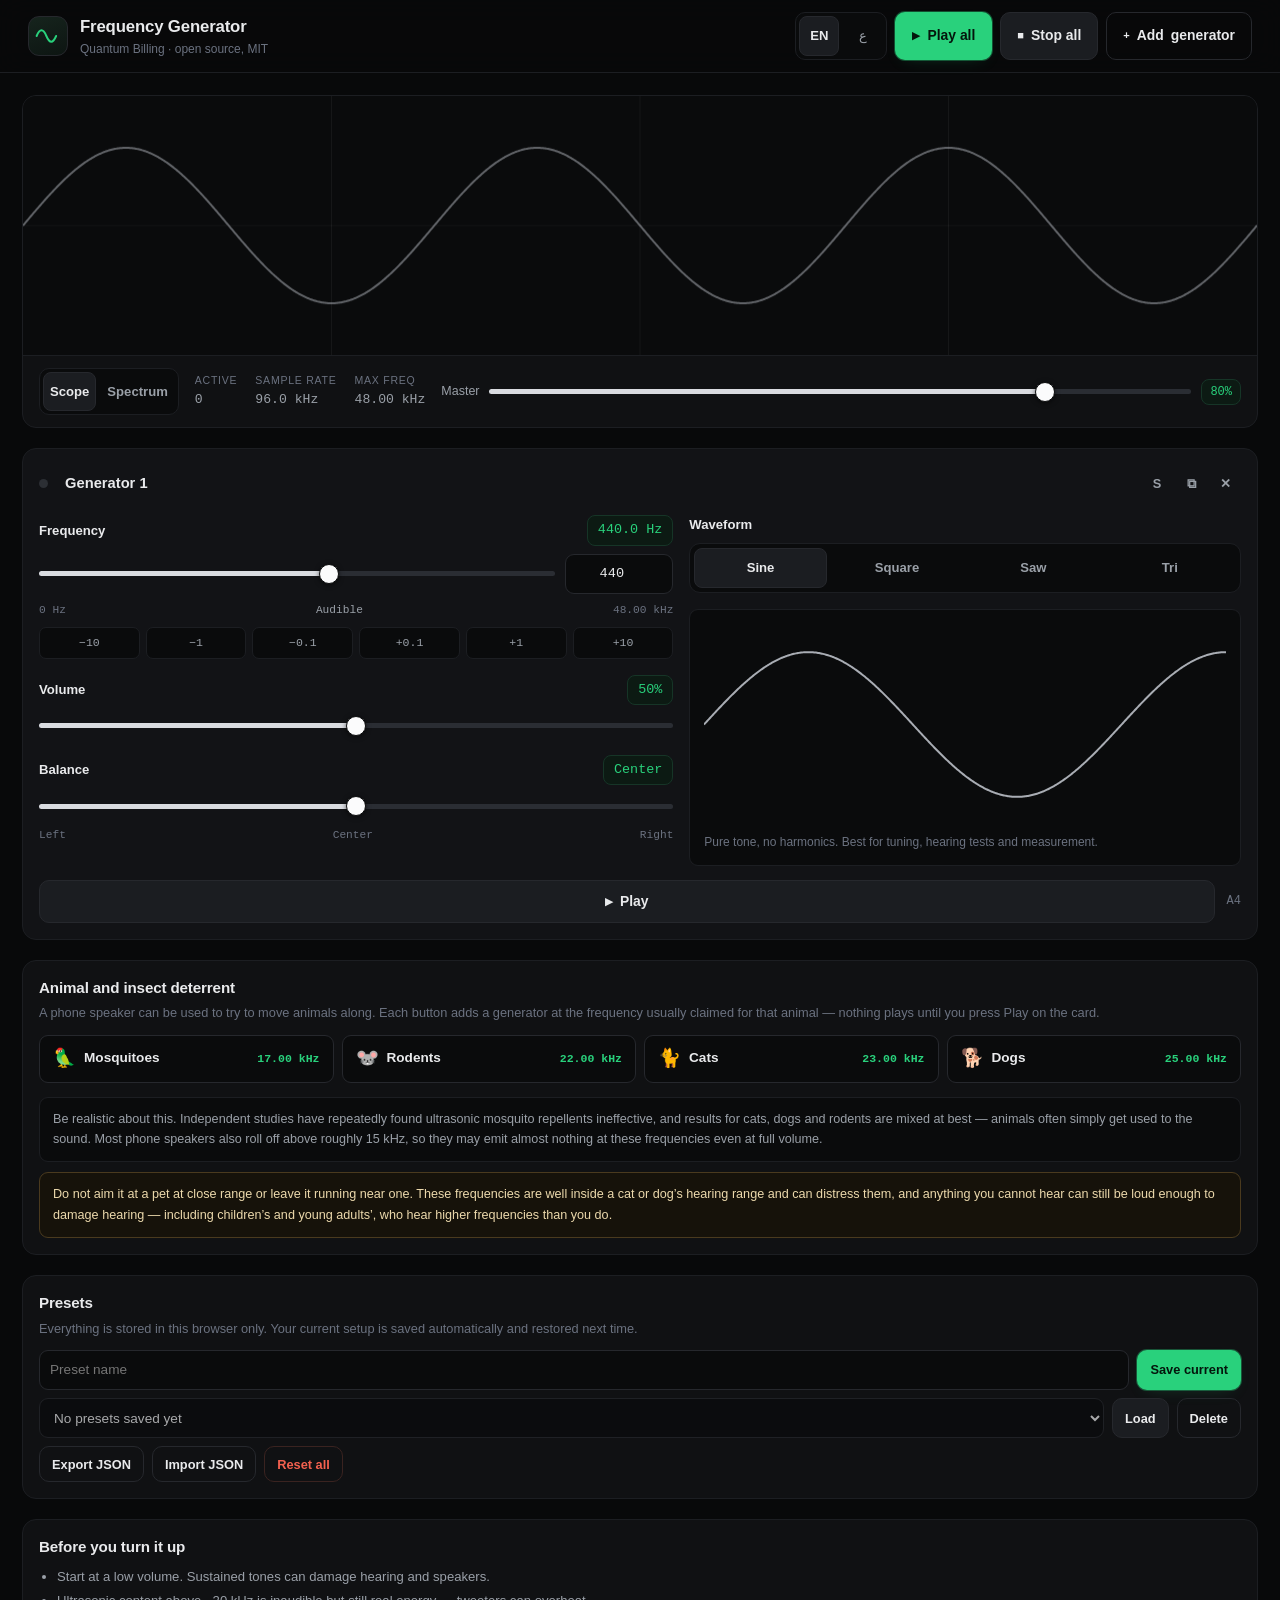
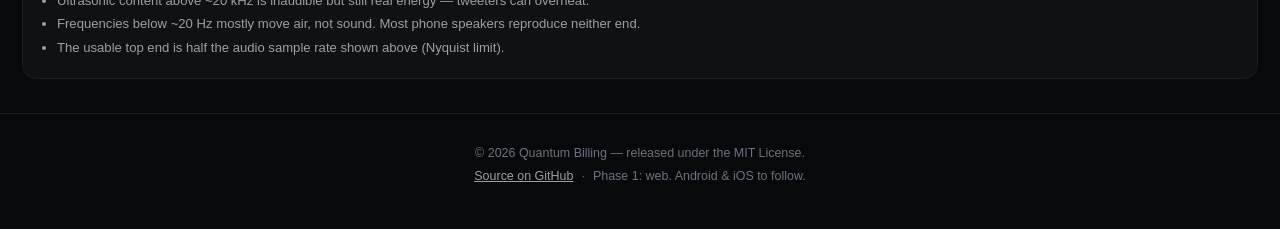
<file: index.html>
<!DOCTYPE html>
<html lang="en" dir="ltr">
<head>
<meta charset="utf-8" />
<meta name="viewport" content="width=device-width, initial-scale=1, viewport-fit=cover" />
<meta name="theme-color" content="#0a0a0b" />
<title>Frequency Generator &middot; Quantum Billing</title>
<meta name="description" content="Multi-oscillator tone and frequency generator. 0 Hz to ultrasonic, multiple simultaneous waveforms, presets saved in your browser. Open source (MIT) by Quantum Billing." />
<link rel="alternate" hreflang="en" href="./?lang=en" />
<link rel="alternate" hreflang="ar" href="./?lang=ar" />
<link rel="alternate" hreflang="x-default" href="./" />
<link rel="manifest" href="./manifest.webmanifest" />
<link rel="icon" href="./assets/icons/icon.svg" type="image/svg+xml" />
<link rel="apple-touch-icon" href="./assets/icons/apple-touch-icon.png" />
<meta name="mobile-web-app-capable" content="yes" />
<meta name="apple-mobile-web-app-capable" content="yes" />
<meta name="apple-mobile-web-app-status-bar-style" content="black-translucent" />
<meta name="apple-mobile-web-app-title" content="Freq Gen" />
<link rel="stylesheet" href="./assets/css/styles.css" />
</head>
<body>

<a class="skip-link" href="#generators" data-i18n="skip">Skip to generators</a>

<header class="topbar">
  <div class="brand">
    <div class="logo" aria-hidden="true">
      <svg viewBox="0 0 32 32" width="26" height="26"><path d="M2 16 Q8 2 14 16 T26 16" fill="none" stroke="currentColor" stroke-width="2.4" stroke-linecap="round"/></svg>
    </div>
    <div class="brand-text">
      <h1 data-i18n="app.title">Frequency Generator</h1>
      <p class="tagline" data-i18n="app.tagline">Quantum Billing &middot; open source, MIT</p>
    </div>
  </div>

  <div class="topbar-actions">
    <div class="lang-switch" role="group" data-i18n-attr="aria-label:lang.aria">
      <button class="seg" data-lang="en" type="button" data-i18n-attr="title:lang.switchToEnglish">EN</button>
      <button class="seg" data-lang="ar" type="button" data-i18n-attr="title:lang.switchToArabic" lang="ar">&#1593;</button>
    </div>
    <button id="btnPlayAll" class="btn btn-primary" type="button">
      <span class="ico" aria-hidden="true">&#9654;</span> <span data-i18n="btn.playAll">Play all</span>
    </button>
    <button id="btnStopAll" class="btn" type="button">
      <span class="ico" aria-hidden="true">&#9632;</span> <span data-i18n="btn.stopAll">Stop all</span>
    </button>
    <button id="btnAdd" class="btn btn-ghost" type="button">
      <span class="ico" aria-hidden="true">&#43;</span> <span data-i18n="btn.add">Add</span><span class="btn-word" data-i18n="btn.addWord">generator</span>
    </button>
  </div>
</header>

<main class="wrap">

  <div id="installBar" class="install-bar" hidden>
    <span class="install-icon" aria-hidden="true">
      <svg viewBox="0 0 24 24" width="22" height="22" fill="none" stroke="currentColor" stroke-width="2" stroke-linecap="round" stroke-linejoin="round"><path d="M12 3v12"/><path d="m7 12 5 5 5-5"/><path d="M5 21h14"/></svg>
    </span>
    <div class="install-text">
      <strong data-i18n="install.title">Add to your home screen</strong>
      <span id="installBody" data-i18n="install.body">Install this as a shortcut and it opens like an app, full screen and offline.</span>
    </div>
    <button id="btnInstall" class="btn btn-primary btn-sm" type="button" data-i18n="install.button">Install</button>
    <button id="btnInstallDismiss" class="btn btn-ghost btn-sm" type="button" data-i18n="install.dismiss">Not now</button>
  </div>

  <div id="resumeBar" class="resume-bar" hidden>
    <span id="resumeText">Your last session had 0 generator(s) running.</span>
    <button id="btnResume" class="btn btn-primary btn-sm" type="button" data-i18n="resume.play">Resume playback</button>
    <button id="btnDismissResume" class="btn btn-ghost btn-sm" type="button" data-i18n="resume.dismiss">Dismiss</button>
  </div>

  <div id="audioNotice" class="notice" hidden></div>

  <section class="panel scope-panel" data-i18n-attr="aria-label:scope.aria">
    <canvas id="scope" class="scope" width="1200" height="320"></canvas>
    <div class="scope-bar">
      <div class="scope-modes" role="group" data-i18n-attr="aria-label:scope.modes">
        <button class="seg is-active" data-scope-mode="wave" type="button" data-i18n="scope.wave">Scope</button>
        <button class="seg" data-scope-mode="spectrum" type="button" data-i18n="scope.spectrum">Spectrum</button>
      </div>
      <dl class="stats">
        <div><dt data-i18n="stats.active">Active</dt><dd id="statActive">0</dd></div>
        <div><dt data-i18n="stats.rate">Sample rate</dt><dd id="statRate">&mdash;</dd></div>
        <div><dt data-i18n="stats.max">Max freq</dt><dd id="statMax">&mdash;</dd></div>
      </dl>
      <label class="master-vol">
        <span data-i18n="master">Master</span>
        <input id="masterVol" class="ltr-control" type="range" min="0" max="100" step="1" value="80" data-i18n-attr="aria-label:master.aria" />
        <output id="masterVolOut" class="readout readout-sm">80%</output>
      </label>
    </div>
  </section>

  <section id="generators" class="grid" data-i18n-attr="aria-label:gen.aria"></section>

  <section class="panel deterrent" data-i18n-attr="aria-label:deterrent.title">
    <h2 class="panel-title" data-i18n="deterrent.title">Animal and insect deterrent</h2>
    <p class="hint" data-i18n="deterrent.intro"></p>
    <div class="deter-row">
      <button class="deter-chip" type="button" data-freq="17000" data-name="deterrent.mosquito">
        <span class="deter-emoji" aria-hidden="true">&#129436;</span>
        <span data-i18n="deterrent.mosquito">Mosquitoes</span>
        <span class="deter-freq">17.00 kHz</span>
      </button>
      <button class="deter-chip" type="button" data-freq="22000" data-name="deterrent.rodent">
        <span class="deter-emoji" aria-hidden="true">&#128045;</span>
        <span data-i18n="deterrent.rodent">Rodents</span>
        <span class="deter-freq">22.00 kHz</span>
      </button>
      <button class="deter-chip" type="button" data-freq="23000" data-name="deterrent.cat">
        <span class="deter-emoji" aria-hidden="true">&#128008;</span>
        <span data-i18n="deterrent.cat">Cats</span>
        <span class="deter-freq">23.00 kHz</span>
      </button>
      <button class="deter-chip" type="button" data-freq="25000" data-name="deterrent.dog">
        <span class="deter-emoji" aria-hidden="true">&#128021;</span>
        <span data-i18n="deterrent.dog">Dogs</span>
        <span class="deter-freq">25.00 kHz</span>
      </button>
    </div>
    <p class="note-block" data-i18n="deterrent.honest"></p>
    <p class="note-block note-warn" data-i18n="deterrent.care"></p>
  </section>

  <section class="panel presets" data-i18n-attr="aria-label:presets.aria">
    <h2 class="panel-title" data-i18n="presets.title">Presets</h2>
    <p class="hint" data-i18n="presets.hint"></p>
    <div class="preset-row">
      <input id="presetName" class="text-input" type="text" maxlength="40" data-i18n-attr="placeholder:presets.name;aria-label:presets.name" />
      <button id="btnSavePreset" class="btn btn-primary btn-sm" type="button" data-i18n="presets.save">Save current</button>
    </div>
    <div class="preset-row">
      <select id="presetList" class="text-input" data-i18n-attr="aria-label:presets.saved"></select>
      <button id="btnLoadPreset" class="btn btn-sm" type="button" data-i18n="presets.load">Load</button>
      <button id="btnDeletePreset" class="btn btn-ghost btn-sm" type="button" data-i18n="presets.delete">Delete</button>
    </div>
    <div class="preset-row">
      <button id="btnExport" class="btn btn-ghost btn-sm" type="button" data-i18n="presets.export">Export JSON</button>
      <button id="btnImport" class="btn btn-ghost btn-sm" type="button" data-i18n="presets.import">Import JSON</button>
      <button id="btnReset" class="btn btn-ghost btn-sm btn-danger" type="button" data-i18n="presets.reset">Reset all</button>
      <input id="importFile" type="file" accept="application/json,.json" hidden />
    </div>
  </section>

  <section class="panel safety" data-i18n-attr="aria-label:safety.aria">
    <h2 class="panel-title" data-i18n="safety.title">Before you turn it up</h2>
    <ul class="safety-list">
      <li data-i18n="safety.1"></li>
      <li data-i18n="safety.2"></li>
      <li data-i18n="safety.3"></li>
      <li data-i18n="safety.4"></li>
    </ul>
  </section>
</main>

<footer class="footer">
  <p id="footerCopy">&copy; 2026 Quantum Billing &mdash; released under the MIT License.</p>
  <p class="footer-links">
    <a id="repoLink" href="https://github.com/quantum-billing/frequency-generator" rel="noopener" data-i18n="footer.source">Source on GitHub</a>
    <span aria-hidden="true">&middot;</span>
    <span data-i18n="footer.phase">Phase 1: web. Android &amp; iOS to follow.</span>
  </p>
</footer>

<template id="genTemplate">
  <article class="card gen">
    <header class="gen-head">
      <span class="led" aria-hidden="true"></span>
      <input class="gen-name" type="text" maxlength="28" data-i18n-attr="aria-label:gen.name" />
      <div class="gen-head-actions">
        <button class="icon-btn js-solo" type="button" data-i18n-attr="title:gen.solo;aria-label:gen.solo"><span data-i18n="gen.soloShort">S</span></button>
        <button class="icon-btn js-duplicate" type="button" data-i18n-attr="title:gen.duplicate;aria-label:gen.duplicate">&#10697;</button>
        <button class="icon-btn js-remove" type="button" data-i18n-attr="title:gen.remove;aria-label:gen.remove">&#10005;</button>
      </div>
    </header>

    <div class="gen-main">
      <div class="gen-left">
        <div class="field">
          <div class="field-head">
            <span class="field-label" data-i18n="gen.frequency">Frequency</span>
            <output class="readout js-freq-readout">440.0 Hz</output>
          </div>
          <div class="freq-row">
            <input class="slider ltr-control js-freq-slider" type="range" min="0" max="1000" step="0.1" data-i18n-attr="aria-label:gen.frequency" />
            <input class="num-input js-freq-input" type="number" min="0" step="0.1" inputmode="decimal" data-i18n-attr="aria-label:gen.frequencyHz" />
          </div>
          <div class="scale-row ltr-control">
            <span>0 Hz</span>
            <span class="js-band band">Audible</span>
            <span class="js-max">20 kHz</span>
          </div>
          <div class="nudge-row ltr-control">
            <button class="chip js-nudge" data-delta="-10" type="button">&minus;10</button>
            <button class="chip js-nudge" data-delta="-1" type="button">&minus;1</button>
            <button class="chip js-nudge" data-delta="-0.1" type="button">&minus;0.1</button>
            <button class="chip js-nudge" data-delta="0.1" type="button">+0.1</button>
            <button class="chip js-nudge" data-delta="1" type="button">+1</button>
            <button class="chip js-nudge" data-delta="10" type="button">+10</button>
          </div>
        </div>

        <div class="field">
          <div class="field-head">
            <span class="field-label" data-i18n="gen.volume">Volume</span>
            <output class="readout js-vol-readout">50%</output>
          </div>
          <input class="slider ltr-control js-vol" type="range" min="0" max="100" step="1" data-i18n-attr="aria-label:gen.volume" />
        </div>

        <div class="field">
          <div class="field-head">
            <span class="field-label" data-i18n="gen.balance">Balance</span>
            <output class="readout js-pan-readout">Center</output>
          </div>
          <input class="slider ltr-control js-pan" type="range" min="-100" max="100" step="1" data-i18n-attr="aria-label:gen.balance" />
          <div class="scale-row ltr-control">
            <span data-i18n="gen.left">Left</span>
            <span data-i18n="gen.center">Center</span>
            <span data-i18n="gen.right">Right</span>
          </div>
        </div>
      </div>

      <div class="gen-right">
        <div class="field">
          <span class="field-label" data-i18n="gen.waveform">Waveform</span>
          <div class="seg-group js-waves" role="group" data-i18n-attr="aria-label:gen.waveformAria">
            <button class="seg" data-wave="sine" type="button" data-i18n="wave.sine">Sine</button>
            <button class="seg" data-wave="square" type="button" data-i18n="wave.square">Square</button>
            <button class="seg" data-wave="sawtooth" type="button" data-i18n="wave.sawtooth">Saw</button>
            <button class="seg" data-wave="triangle" type="button" data-i18n="wave.triangle">Tri</button>
          </div>
        </div>
        <div class="wave-preview">
          <canvas class="js-preview" width="520" height="200"></canvas>
          <p class="js-wave-desc wave-desc"></p>
        </div>
      </div>
    </div>

    <footer class="gen-foot">
      <button class="btn btn-play js-play" type="button"></button>
      <span class="js-note note-tag"></span>
    </footer>
  </article>
</template>

<script src="./assets/js/storage.js"></script>
<script src="./assets/js/i18n.js"></script>
<script src="./assets/js/audio-engine.js"></script>
<script src="./assets/js/app.js"></script>
<script src="./assets/js/install.js"></script>
</body>
</html>
</file>
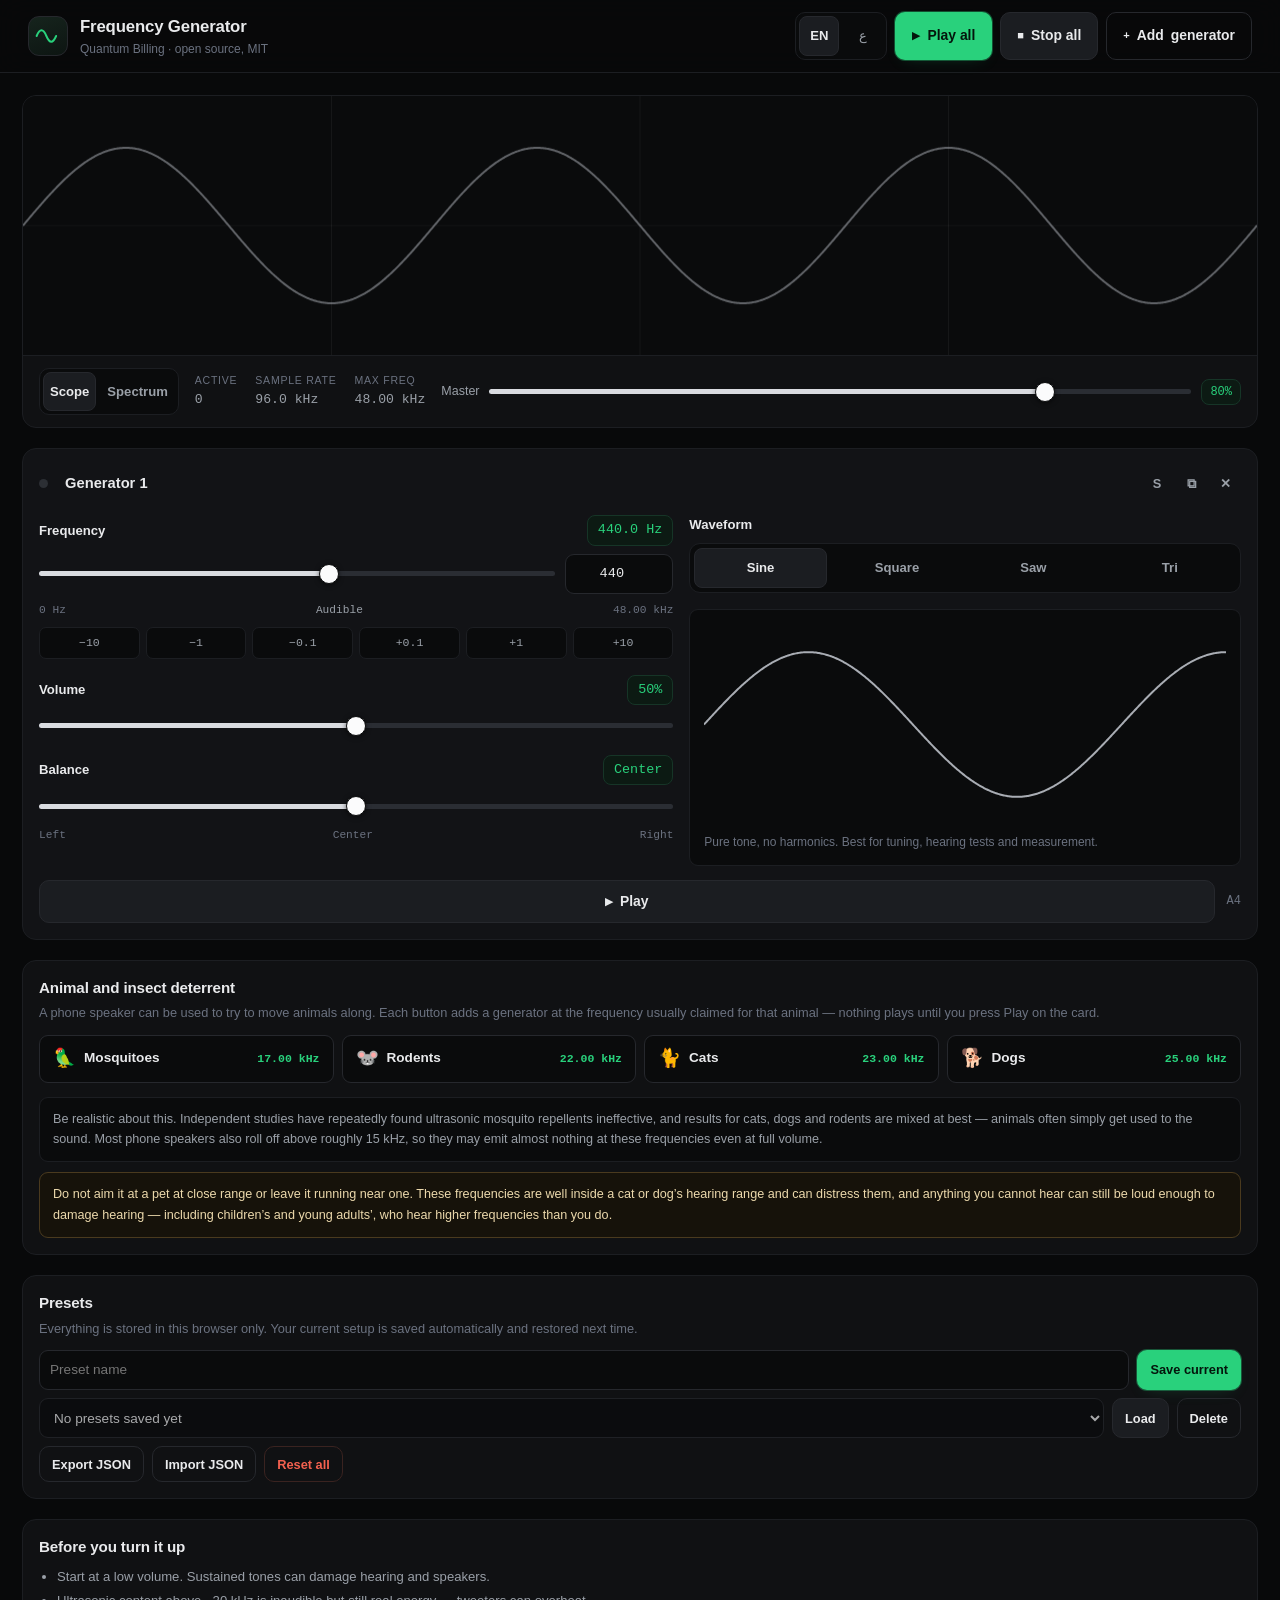
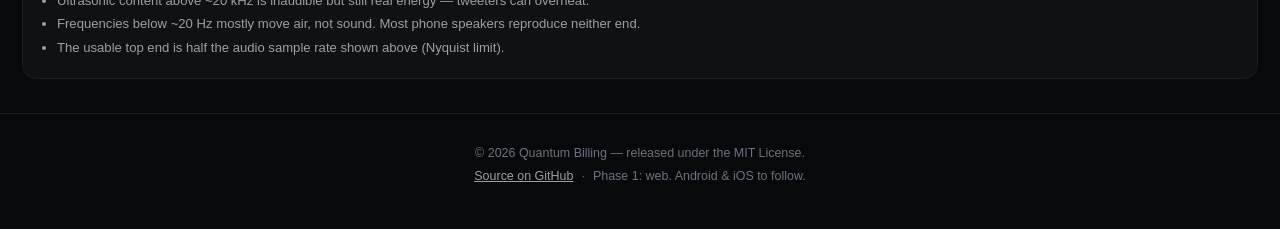
<file: docs/index.html>
<!DOCTYPE html>
<html lang="en" dir="ltr">
<head>
<meta charset="utf-8" />
<meta name="viewport" content="width=device-width, initial-scale=1, viewport-fit=cover" />
<meta name="theme-color" content="#0a0a0b" />
<title>Frequency Generator &middot; Quantum Billing</title>
<meta name="description" content="Multi-oscillator tone and frequency generator. 0 Hz to ultrasonic, multiple simultaneous waveforms, presets saved in your browser. Open source (MIT) by Quantum Billing." />
<link rel="alternate" hreflang="en" href="./?lang=en" />
<link rel="alternate" hreflang="ar" href="./?lang=ar" />
<link rel="alternate" hreflang="x-default" href="./" />
<link rel="manifest" href="./manifest.webmanifest" />
<link rel="icon" href="./assets/icons/icon.svg" type="image/svg+xml" />
<link rel="apple-touch-icon" href="./assets/icons/apple-touch-icon.png" />
<meta name="mobile-web-app-capable" content="yes" />
<meta name="apple-mobile-web-app-capable" content="yes" />
<meta name="apple-mobile-web-app-status-bar-style" content="black-translucent" />
<meta name="apple-mobile-web-app-title" content="Freq Gen" />
<link rel="stylesheet" href="./assets/css/styles.css" />
</head>
<body>

<a class="skip-link" href="#generators" data-i18n="skip">Skip to generators</a>

<header class="topbar">
  <div class="brand">
    <div class="logo" aria-hidden="true">
      <svg viewBox="0 0 32 32" width="26" height="26"><path d="M2 16 Q8 2 14 16 T26 16" fill="none" stroke="currentColor" stroke-width="2.4" stroke-linecap="round"/></svg>
    </div>
    <div class="brand-text">
      <h1 data-i18n="app.title">Frequency Generator</h1>
      <p class="tagline" data-i18n="app.tagline">Quantum Billing &middot; open source, MIT</p>
    </div>
  </div>

  <div class="topbar-actions">
    <div class="lang-switch" role="group" data-i18n-attr="aria-label:lang.aria">
      <button class="seg" data-lang="en" type="button" data-i18n-attr="title:lang.switchToEnglish">EN</button>
      <button class="seg" data-lang="ar" type="button" data-i18n-attr="title:lang.switchToArabic" lang="ar">&#1593;</button>
    </div>
    <button id="btnPlayAll" class="btn btn-primary" type="button">
      <span class="ico" aria-hidden="true">&#9654;</span> <span data-i18n="btn.playAll">Play all</span>
    </button>
    <button id="btnStopAll" class="btn" type="button">
      <span class="ico" aria-hidden="true">&#9632;</span> <span data-i18n="btn.stopAll">Stop all</span>
    </button>
    <button id="btnAdd" class="btn btn-ghost" type="button">
      <span class="ico" aria-hidden="true">&#43;</span> <span data-i18n="btn.add">Add</span><span class="btn-word" data-i18n="btn.addWord">generator</span>
    </button>
  </div>
</header>

<main class="wrap">

  <div id="installBar" class="install-bar" hidden>
    <span class="install-icon" aria-hidden="true">
      <svg viewBox="0 0 24 24" width="22" height="22" fill="none" stroke="currentColor" stroke-width="2" stroke-linecap="round" stroke-linejoin="round"><path d="M12 3v12"/><path d="m7 12 5 5 5-5"/><path d="M5 21h14"/></svg>
    </span>
    <div class="install-text">
      <strong data-i18n="install.title">Add to your home screen</strong>
      <span id="installBody" data-i18n="install.body">Install this as a shortcut and it opens like an app, full screen and offline.</span>
    </div>
    <button id="btnInstall" class="btn btn-primary btn-sm" type="button" data-i18n="install.button">Install</button>
    <button id="btnInstallDismiss" class="btn btn-ghost btn-sm" type="button" data-i18n="install.dismiss">Not now</button>
  </div>

  <div id="resumeBar" class="resume-bar" hidden>
    <span id="resumeText">Your last session had 0 generator(s) running.</span>
    <button id="btnResume" class="btn btn-primary btn-sm" type="button" data-i18n="resume.play">Resume playback</button>
    <button id="btnDismissResume" class="btn btn-ghost btn-sm" type="button" data-i18n="resume.dismiss">Dismiss</button>
  </div>

  <div id="audioNotice" class="notice" hidden></div>

  <section class="panel scope-panel" data-i18n-attr="aria-label:scope.aria">
    <canvas id="scope" class="scope" width="1200" height="320"></canvas>
    <div class="scope-bar">
      <div class="scope-modes" role="group" data-i18n-attr="aria-label:scope.modes">
        <button class="seg is-active" data-scope-mode="wave" type="button" data-i18n="scope.wave">Scope</button>
        <button class="seg" data-scope-mode="spectrum" type="button" data-i18n="scope.spectrum">Spectrum</button>
      </div>
      <dl class="stats">
        <div><dt data-i18n="stats.active">Active</dt><dd id="statActive">0</dd></div>
        <div><dt data-i18n="stats.rate">Sample rate</dt><dd id="statRate">&mdash;</dd></div>
        <div><dt data-i18n="stats.max">Max freq</dt><dd id="statMax">&mdash;</dd></div>
      </dl>
      <label class="master-vol">
        <span data-i18n="master">Master</span>
        <input id="masterVol" class="ltr-control" type="range" min="0" max="100" step="1" value="80" data-i18n-attr="aria-label:master.aria" />
        <output id="masterVolOut" class="readout readout-sm">80%</output>
      </label>
    </div>
  </section>

  <section id="generators" class="grid" data-i18n-attr="aria-label:gen.aria"></section>

  <section class="panel deterrent" data-i18n-attr="aria-label:deterrent.title">
    <h2 class="panel-title" data-i18n="deterrent.title">Animal and insect deterrent</h2>
    <p class="hint" data-i18n="deterrent.intro"></p>
    <div class="deter-row">
      <button class="deter-chip" type="button" data-freq="17000" data-name="deterrent.mosquito">
        <span class="deter-emoji" aria-hidden="true">&#129436;</span>
        <span data-i18n="deterrent.mosquito">Mosquitoes</span>
        <span class="deter-freq">17.00 kHz</span>
      </button>
      <button class="deter-chip" type="button" data-freq="22000" data-name="deterrent.rodent">
        <span class="deter-emoji" aria-hidden="true">&#128045;</span>
        <span data-i18n="deterrent.rodent">Rodents</span>
        <span class="deter-freq">22.00 kHz</span>
      </button>
      <button class="deter-chip" type="button" data-freq="23000" data-name="deterrent.cat">
        <span class="deter-emoji" aria-hidden="true">&#128008;</span>
        <span data-i18n="deterrent.cat">Cats</span>
        <span class="deter-freq">23.00 kHz</span>
      </button>
      <button class="deter-chip" type="button" data-freq="25000" data-name="deterrent.dog">
        <span class="deter-emoji" aria-hidden="true">&#128021;</span>
        <span data-i18n="deterrent.dog">Dogs</span>
        <span class="deter-freq">25.00 kHz</span>
      </button>
    </div>
    <p class="note-block" data-i18n="deterrent.honest"></p>
    <p class="note-block note-warn" data-i18n="deterrent.care"></p>
  </section>

  <section class="panel presets" data-i18n-attr="aria-label:presets.aria">
    <h2 class="panel-title" data-i18n="presets.title">Presets</h2>
    <p class="hint" data-i18n="presets.hint"></p>
    <div class="preset-row">
      <input id="presetName" class="text-input" type="text" maxlength="40" data-i18n-attr="placeholder:presets.name;aria-label:presets.name" />
      <button id="btnSavePreset" class="btn btn-primary btn-sm" type="button" data-i18n="presets.save">Save current</button>
    </div>
    <div class="preset-row">
      <select id="presetList" class="text-input" data-i18n-attr="aria-label:presets.saved"></select>
      <button id="btnLoadPreset" class="btn btn-sm" type="button" data-i18n="presets.load">Load</button>
      <button id="btnDeletePreset" class="btn btn-ghost btn-sm" type="button" data-i18n="presets.delete">Delete</button>
    </div>
    <div class="preset-row">
      <button id="btnExport" class="btn btn-ghost btn-sm" type="button" data-i18n="presets.export">Export JSON</button>
      <button id="btnImport" class="btn btn-ghost btn-sm" type="button" data-i18n="presets.import">Import JSON</button>
      <button id="btnReset" class="btn btn-ghost btn-sm btn-danger" type="button" data-i18n="presets.reset">Reset all</button>
      <input id="importFile" type="file" accept="application/json,.json" hidden />
    </div>
  </section>

  <section class="panel safety" data-i18n-attr="aria-label:safety.aria">
    <h2 class="panel-title" data-i18n="safety.title">Before you turn it up</h2>
    <ul class="safety-list">
      <li data-i18n="safety.1"></li>
      <li data-i18n="safety.2"></li>
      <li data-i18n="safety.3"></li>
      <li data-i18n="safety.4"></li>
    </ul>
  </section>
</main>

<footer class="footer">
  <p id="footerCopy">&copy; 2026 Quantum Billing &mdash; released under the MIT License.</p>
  <p class="footer-links">
    <a id="repoLink" href="https://github.com/codejq/Frequency-Generator" rel="noopener" data-i18n="footer.source">Source on GitHub</a>
    <span aria-hidden="true">&middot;</span>
    <span data-i18n="footer.phase">Phase 1: web. Android &amp; iOS to follow.</span>
  </p>
</footer>

<template id="genTemplate">
  <article class="card gen">
    <header class="gen-head">
      <span class="led" aria-hidden="true"></span>
      <input class="gen-name" type="text" maxlength="28" data-i18n-attr="aria-label:gen.name" />
      <div class="gen-head-actions">
        <button class="icon-btn js-solo" type="button" data-i18n-attr="title:gen.solo;aria-label:gen.solo"><span data-i18n="gen.soloShort">S</span></button>
        <button class="icon-btn js-duplicate" type="button" data-i18n-attr="title:gen.duplicate;aria-label:gen.duplicate">&#10697;</button>
        <button class="icon-btn js-remove" type="button" data-i18n-attr="title:gen.remove;aria-label:gen.remove">&#10005;</button>
      </div>
    </header>

    <div class="gen-main">
      <div class="gen-left">
        <div class="field">
          <div class="field-head">
            <span class="field-label" data-i18n="gen.frequency">Frequency</span>
            <output class="readout js-freq-readout">440.0 Hz</output>
          </div>
          <div class="freq-row">
            <input class="slider ltr-control js-freq-slider" type="range" min="0" max="1000" step="0.1" data-i18n-attr="aria-label:gen.frequency" />
            <input class="num-input js-freq-input" type="number" min="0" step="0.1" inputmode="decimal" data-i18n-attr="aria-label:gen.frequencyHz" />
          </div>
          <div class="scale-row ltr-control">
            <span>0 Hz</span>
            <span class="js-band band">Audible</span>
            <span class="js-max">20 kHz</span>
          </div>
          <div class="nudge-row ltr-control">
            <button class="chip js-nudge" data-delta="-10" type="button">&minus;10</button>
            <button class="chip js-nudge" data-delta="-1" type="button">&minus;1</button>
            <button class="chip js-nudge" data-delta="-0.1" type="button">&minus;0.1</button>
            <button class="chip js-nudge" data-delta="0.1" type="button">+0.1</button>
            <button class="chip js-nudge" data-delta="1" type="button">+1</button>
            <button class="chip js-nudge" data-delta="10" type="button">+10</button>
          </div>
        </div>

        <div class="field">
          <div class="field-head">
            <span class="field-label" data-i18n="gen.volume">Volume</span>
            <output class="readout js-vol-readout">50%</output>
          </div>
          <input class="slider ltr-control js-vol" type="range" min="0" max="100" step="1" data-i18n-attr="aria-label:gen.volume" />
        </div>

        <div class="field">
          <div class="field-head">
            <span class="field-label" data-i18n="gen.balance">Balance</span>
            <output class="readout js-pan-readout">Center</output>
          </div>
          <input class="slider ltr-control js-pan" type="range" min="-100" max="100" step="1" data-i18n-attr="aria-label:gen.balance" />
          <div class="scale-row ltr-control">
            <span data-i18n="gen.left">Left</span>
            <span data-i18n="gen.center">Center</span>
            <span data-i18n="gen.right">Right</span>
          </div>
        </div>
      </div>

      <div class="gen-right">
        <div class="field">
          <span class="field-label" data-i18n="gen.waveform">Waveform</span>
          <div class="seg-group js-waves" role="group" data-i18n-attr="aria-label:gen.waveformAria">
            <button class="seg" data-wave="sine" type="button" data-i18n="wave.sine">Sine</button>
            <button class="seg" data-wave="square" type="button" data-i18n="wave.square">Square</button>
            <button class="seg" data-wave="sawtooth" type="button" data-i18n="wave.sawtooth">Saw</button>
            <button class="seg" data-wave="triangle" type="button" data-i18n="wave.triangle">Tri</button>
          </div>
        </div>
        <div class="wave-preview">
          <canvas class="js-preview" width="520" height="200"></canvas>
          <p class="js-wave-desc wave-desc"></p>
        </div>
      </div>
    </div>

    <footer class="gen-foot">
      <button class="btn btn-play js-play" type="button"></button>
      <span class="js-note note-tag"></span>
    </footer>
  </article>
</template>

<script src="./assets/js/storage.js"></script>
<script src="./assets/js/i18n.js"></script>
<script src="./assets/js/audio-engine.js"></script>
<script src="./assets/js/app.js"></script>
<script src="./assets/js/install.js"></script>
</body>
</html>
</file>
<file: assets/css/styles.css>
/* Frequency Generator — Quantum Billing — MIT */

:root {
  --bg: #08090a;
  --bg-panel: #101113;
  --bg-card: #121316;
  --bg-inset: #0a0b0c;
  --bg-elev: #1b1d21;
  --line: #26282d;
  --line-soft: #1c1e22;
  --text: #e9eaec;
  --text-dim: #9aa0a8;
  --text-faint: #6b7280;
  --accent: #29d17c;
  --accent-dim: #14663d;
  --accent-glow: rgba(41, 209, 124, 0.28);
  --danger: #f4614f;
  --radius: 14px;
  --radius-sm: 9px;
  --mono: ui-monospace, "SF Mono", "JetBrains Mono", "Cascadia Mono", Menlo, Consolas, monospace;
  --sans: -apple-system, BlinkMacSystemFont, "Segoe UI", Inter, Roboto, "Helvetica Neue", Arial, sans-serif;
  /* Arabic faces the system already ships - no webfont, so the app stays offline-capable. */
  --sans-ar: "Segoe UI", Tahoma, "Noto Sans Arabic", "Noto Naskh Arabic", "Geeza Pro", "Arabic Typesetting", sans-serif;
}

* { box-sizing: border-box; }

/* Every panel below sets an explicit display, which would otherwise beat the
   user-agent rule for [hidden] and leave hidden elements on screen. */
[hidden] { display: none !important; }

html { -webkit-text-size-adjust: 100%; }

body {
  margin: 0;
  background: var(--bg);
  color: var(--text);
  font-family: var(--sans);
  font-size: 15px;
  line-height: 1.5;
  -webkit-font-smoothing: antialiased;
  padding-bottom: env(safe-area-inset-bottom);
}

h1, h2 { margin: 0; font-weight: 650; letter-spacing: -0.01em; }

.skip-link {
  position: absolute; inset-inline-start: -9999px; top: 0;
  background: var(--accent); color: #04150c; padding: 10px 16px; z-index: 50;
  border-radius: 0 0 var(--radius-sm) 0;
}
.skip-link:focus { inset-inline-start: 0; }

/* ---------- top bar ---------- */

.topbar {
  position: sticky; top: 0; z-index: 30;
  display: flex; align-items: center; justify-content: space-between;
  gap: 16px; flex-wrap: wrap;
  padding: 12px clamp(12px, 3vw, 28px);
  padding-top: calc(12px + env(safe-area-inset-top));
  background: rgba(8, 9, 10, 0.88);
  backdrop-filter: blur(14px);
  border-bottom: 1px solid var(--line-soft);
}

.brand { display: flex; align-items: center; gap: 12px; min-width: 0; }

.logo {
  display: grid; place-items: center;
  width: 40px; height: 40px; flex: none;
  border-radius: 11px;
  color: var(--accent);
  background: linear-gradient(160deg, #16241d, #0d1512);
  border: 1px solid var(--line);
}

.brand-text h1 { font-size: 1.05rem; }
.tagline { margin: 1px 0 0; font-size: 0.75rem; color: var(--text-faint); }

.topbar-actions { display: flex; gap: 8px; flex-wrap: wrap; }

/* ---------- buttons ---------- */

.btn {
  appearance: none;
  display: inline-flex; align-items: center; justify-content: center; gap: 7px;
  padding: 10px 16px;
  min-height: 42px;
  font: inherit; font-weight: 560; font-size: 0.87rem;
  color: var(--text);
  background: var(--bg-elev);
  border: 1px solid var(--line);
  border-radius: 10px;
  cursor: pointer;
  transition: background 0.14s, border-color 0.14s, transform 0.06s, color 0.14s;
  -webkit-tap-highlight-color: transparent;
}
.btn:hover { background: #24272c; }
.btn:active { transform: translateY(1px); }

.btn-primary {
  background: var(--accent); color: #04150c; border-color: transparent;
  box-shadow: 0 0 0 1px rgba(41, 209, 124, 0.35), 0 6px 18px -10px var(--accent-glow);
}
.btn-primary:hover { background: #35e089; }

.btn-ghost { background: transparent; }
.btn-ghost:hover { background: var(--bg-elev); }

.btn-danger { color: var(--danger); border-color: #3a2320; }
.btn-danger:hover { background: #2a1a18; }

.btn-sm { padding: 7px 12px; min-height: 36px; font-size: 0.8rem; }

.ico { font-size: 0.8em; line-height: 1; }

.icon-btn {
  appearance: none;
  width: 32px; height: 32px; flex: none;
  display: grid; place-items: center;
  font: inherit; font-size: 0.8rem; font-weight: 600;
  color: var(--text-dim);
  background: transparent;
  border: 1px solid transparent;
  border-radius: 8px;
  cursor: pointer;
  transition: background 0.14s, color 0.14s, border-color 0.14s;
  -webkit-tap-highlight-color: transparent;
}
.icon-btn:hover { background: var(--bg-elev); color: var(--text); }
.js-remove:hover { color: var(--danger); }
.js-solo.is-on { color: var(--accent); border-color: var(--accent-dim); background: #10201a; }

:where(button, input, select, a):focus-visible {
  outline: 2px solid var(--accent);
  outline-offset: 2px;
}

/* ---------- layout ---------- */

.wrap {
  max-width: 1320px;
  margin: 0 auto;
  padding: clamp(12px, 2.4vw, 22px);
  display: flex; flex-direction: column;
  gap: clamp(12px, 2vw, 20px);
}

.panel {
  background: var(--bg-panel);
  border: 1px solid var(--line-soft);
  border-radius: var(--radius);
}

.panel-title { font-size: 0.95rem; margin-bottom: 4px; }

.hint { margin: 0 0 12px; font-size: 0.8rem; color: var(--text-faint); }

/* ---------- notices ---------- */

.resume-bar, .notice {
  display: flex; align-items: center; gap: 12px; flex-wrap: wrap;
  padding: 12px 16px;
  border-radius: var(--radius-sm);
  font-size: 0.87rem;
  border: 1px solid var(--accent-dim);
  background: #0d1a14;
  color: #cfeadd;
}
.notice { border-color: #4a3a1e; background: #1a1509; color: #ecd9ac; }

/* ---------- scope ---------- */

.scope-panel { overflow: hidden; }

.scope {
  display: block;
  width: 100%;
  height: clamp(150px, 26vw, 260px);
  background: var(--bg-inset);
  border-bottom: 1px solid var(--line-soft);
}

.scope-bar {
  display: flex; align-items: center; gap: 16px; flex-wrap: wrap;
  padding: 12px 16px;
}

.scope-modes { display: inline-flex; gap: 4px; padding: 3px; background: var(--bg-inset); border: 1px solid var(--line-soft); border-radius: 10px; }

.stats { display: flex; gap: 18px; margin: 0; flex-wrap: wrap; }
.stats div { display: flex; flex-direction: column; gap: 1px; }
.stats dt { font-size: 0.66rem; text-transform: uppercase; letter-spacing: 0.07em; color: var(--text-faint); }
.stats dd { margin: 0; font-family: var(--mono); font-size: 0.82rem; color: var(--text-dim); }

.master-vol { display: flex; align-items: center; gap: 10px; margin-inline-start: auto; min-width: 210px; flex: 1 1 210px; }
.master-vol > span { font-size: 0.78rem; color: var(--text-dim); }
.master-vol input { flex: 1; }

/* ---------- generator grid ---------- */

.grid {
  display: grid;
  grid-template-columns: repeat(auto-fit, minmax(min(100%, 430px), 1fr));
  gap: clamp(12px, 2vw, 18px);
}

.card {
  background: var(--bg-card);
  border: 1px solid var(--line-soft);
  border-radius: var(--radius);
  padding: 16px;
  display: flex; flex-direction: column; gap: 14px;
  transition: border-color 0.2s, box-shadow 0.2s;
}
.card.is-playing {
  border-color: var(--accent-dim);
  box-shadow: 0 0 0 1px var(--accent-dim), 0 10px 34px -22px var(--accent-glow);
}

.gen-head { display: flex; align-items: center; gap: 8px; }

.led {
  width: 9px; height: 9px; flex: none;
  border-radius: 50%;
  background: #2c2f34;
  transition: background 0.2s, box-shadow 0.2s;
}
.is-playing .led { background: var(--accent); box-shadow: 0 0 10px var(--accent-glow); }

.gen-name {
  flex: 1; min-width: 0;
  font: inherit; font-weight: 600; font-size: 0.92rem;
  color: var(--text);
  background: transparent;
  border: 1px solid transparent;
  border-radius: 8px;
  padding: 6px 8px;
}
.gen-name:hover { border-color: var(--line); }
.gen-name:focus { border-color: var(--line); background: var(--bg-inset); outline: none; }

.gen-head-actions { display: flex; gap: 2px; flex: none; }

.gen-main { display: grid; grid-template-columns: 1fr; gap: 16px; }

.gen-left, .gen-right { display: flex; flex-direction: column; gap: 16px; min-width: 0; }

/* ---------- fields ---------- */

.field { display: flex; flex-direction: column; gap: 8px; }
.field-head { display: flex; align-items: center; justify-content: space-between; gap: 10px; }
.field-label { font-size: 0.82rem; font-weight: 600; color: var(--text); }

.readout {
  font-family: var(--mono);
  font-size: 0.84rem;
  color: var(--accent);
  background: #0c1a13;
  border: 1px solid #163527;
  border-radius: 8px;
  padding: 4px 10px;
  white-space: nowrap;
}
.readout-sm { font-size: 0.75rem; padding: 3px 8px; }

.freq-row { display: flex; gap: 10px; align-items: center; }
.freq-row .slider { flex: 1; min-width: 0; }

.num-input, .text-input {
  font: inherit; font-family: var(--mono); font-size: 0.85rem;
  color: var(--text);
  background: var(--bg-inset);
  border: 1px solid var(--line);
  border-radius: var(--radius-sm);
  padding: 9px 10px;
  min-height: 40px;
  width: 100%;
}
.num-input { width: 108px; flex: none; text-align: center; }
.text-input { font-family: var(--sans); }
.num-input:focus, .text-input:focus { border-color: var(--accent-dim); outline: none; }

.scale-row {
  display: flex; justify-content: space-between; gap: 8px;
  font-size: 0.7rem; color: var(--text-faint);
  font-family: var(--mono);
}

.band { color: var(--text-dim); }
.band[data-band="ultrasonic"] { color: #7db2ff; }
.band[data-band="infrasound"] { color: #d09bff; }
.band[data-band="dc"] { color: var(--text-faint); }

/* A fixed six-column grid, not a wrapping flex row: the chips have to stay on
   one line inside the narrower card column. */
.nudge-row { display: grid; grid-template-columns: repeat(6, 1fr); gap: 6px; }

.chip {
  appearance: none;
  font: inherit; font-family: var(--mono); font-size: 0.72rem;
  color: var(--text-dim);
  background: var(--bg-inset);
  border: 1px solid var(--line-soft);
  border-radius: 7px;
  padding: 6px 9px;
  min-height: 32px;
  cursor: pointer;
  -webkit-tap-highlight-color: transparent;
}
.chip:hover { background: var(--bg-elev); color: var(--text); }

/* ---------- sliders ---------- */

.slider, .master-vol input {
  appearance: none; -webkit-appearance: none;
  width: 100%;
  height: 26px;
  background: transparent;
  cursor: pointer;
  margin: 0;
}

.slider::-webkit-slider-runnable-track,
.master-vol input::-webkit-slider-runnable-track {
  height: 5px; border-radius: 3px;
  background: linear-gradient(to right, #d9dbe0 var(--fill, 50%), #2a2d33 var(--fill, 50%));
}
.slider::-moz-range-track,
.master-vol input::-moz-range-track {
  height: 5px; border-radius: 3px;
  background: linear-gradient(to right, #d9dbe0 var(--fill, 50%), #2a2d33 var(--fill, 50%));
}

.slider::-webkit-slider-thumb,
.master-vol input::-webkit-slider-thumb {
  -webkit-appearance: none;
  width: 20px; height: 20px; margin-top: -7.5px;
  border-radius: 50%;
  background: #fbfbfc;
  border: 1px solid #0b0c0d;
  box-shadow: 0 1px 5px rgba(0, 0, 0, 0.6);
}
.slider::-moz-range-thumb,
.master-vol input::-moz-range-thumb {
  width: 20px; height: 20px;
  border-radius: 50%;
  background: #fbfbfc;
  border: 1px solid #0b0c0d;
  box-shadow: 0 1px 5px rgba(0, 0, 0, 0.6);
}

/* ---------- waveform picker ---------- */

.seg-group {
  display: grid; grid-template-columns: repeat(4, 1fr);
  gap: 4px; padding: 4px;
  background: var(--bg-inset);
  border: 1px solid var(--line-soft);
  border-radius: 11px;
}

.seg {
  appearance: none;
  font: inherit; font-size: 0.82rem; font-weight: 550;
  color: var(--text-dim);
  background: transparent;
  border: 1px solid transparent;
  border-radius: 8px;
  padding: 9px 6px;
  min-height: 38px;
  cursor: pointer;
  transition: background 0.14s, color 0.14s;
  -webkit-tap-highlight-color: transparent;
}
.seg:hover { color: var(--text); }
.seg.is-active { background: var(--bg-elev); color: var(--text); border-color: var(--line); }

.wave-preview {
  flex: 1;
  display: flex; flex-direction: column; gap: 8px;
  padding: 14px;
  background: var(--bg-inset);
  border: 1px solid var(--line-soft);
  border-radius: var(--radius-sm);
  min-height: 130px;
}
.wave-preview canvas { display: block; width: 100%; height: 86px; flex: 1; }
.wave-desc { margin: 0; font-size: 0.75rem; color: var(--text-faint); }

/* ---------- card footer ---------- */

.gen-foot { display: flex; align-items: center; gap: 12px; }

.btn-play { flex: 1; }
.is-playing .btn-play {
  background: var(--accent); color: #04150c; border-color: transparent;
}

.note-tag { font-family: var(--mono); font-size: 0.75rem; color: var(--text-faint); white-space: nowrap; }

/* ---------- presets / safety ---------- */

.presets, .safety { padding: 16px; }

.preset-row { display: flex; gap: 8px; flex-wrap: wrap; margin-bottom: 8px; }
.preset-row .text-input { flex: 1 1 180px; width: auto; }
.preset-row:last-child { margin-bottom: 0; }

.safety-list { margin: 8px 0 0; padding-inline-start: 18px; color: var(--text-dim); font-size: 0.82rem; }
.safety-list li { margin-bottom: 4px; }

/* ---------- footer ---------- */

.footer {
  padding: 26px clamp(12px, 3vw, 28px) 40px;
  text-align: center;
  color: var(--text-faint);
  font-size: 0.78rem;
  border-top: 1px solid var(--line-soft);
  margin-top: 12px;
}
.footer p { margin: 4px 0; }
.footer-links { display: flex; gap: 8px; justify-content: center; flex-wrap: wrap; }
.footer a { color: var(--text-dim); }

/* ---------- responsive ---------- */

@media (min-width: 760px) {
  .gen-main { grid-template-columns: 1.15fr 1fr; }
}

/* "Add generator" wraps to two lines on a narrow phone; "Add" is enough there. */
@media (max-width: 440px) {
  .btn-word { display: none; }
}

@media (max-width: 620px) {
  .topbar { padding-bottom: 10px; }
  .topbar-actions { width: 100%; }
  .topbar-actions .btn { flex: 1; padding-inline: 8px; }
  .brand-text h1 { font-size: 0.98rem; }
  .master-vol { margin-left: 0; }
  .stats { gap: 14px; }
  .num-input { width: 92px; }
  .card { padding: 14px; }
}

@media (prefers-reduced-motion: reduce) {
  * { transition: none !important; animation: none !important; }
}

/* ---------- language, direction ---------- */

[dir="rtl"] body,
[dir="rtl"] .btn,
[dir="rtl"] .text-input { font-family: var(--sans-ar); }

/* Controls whose meaning is physical, not linguistic, stay left-to-right in
   both languages: low frequency belongs at the low end of the travel, and the
   left speaker belongs on the left. Only the surrounding text mirrors. */
.ltr-control { direction: ltr; }
[dir="rtl"] .scale-row.ltr-control span:first-child { text-align: right; }

.lang-switch {
  display: inline-flex; gap: 4px; padding: 3px; flex: none;
  background: var(--bg-inset);
  border: 1px solid var(--line-soft);
  border-radius: 10px;
}
.lang-switch .seg { min-width: 40px; padding-inline: 10px; }

/* A value and its unit are one LTR run. Left to the ambient direction, an
   RTL page renders "440.0 Hz" as "Hz 440.0". */
.js-freq-readout,
.js-max,
.stats dd,
.num-input,
.note-tag,
.deter-freq {
  direction: ltr;
  unicode-bidi: isolate;
}
[dir="rtl"] .js-freq-readout,
[dir="rtl"] .stats dd { text-align: right; }

/* ---------- install prompt ---------- */

.install-bar {
  display: flex; align-items: center; gap: 12px; flex-wrap: wrap;
  padding: 12px 16px;
  border-radius: var(--radius-sm);
  font-size: 0.87rem;
  border: 1px solid #21405f;
  background: #0c1723;
  color: #cfe2f4;
}

.install-icon { display: grid; place-items: center; color: #7db2ff; flex: none; }

.install-text { display: flex; flex-direction: column; gap: 2px; flex: 1 1 260px; min-width: 0; }
.install-text strong { font-weight: 650; }

/* ---------- deterrent ---------- */

.deterrent { padding: 16px; }

.deter-row {
  display: grid;
  grid-template-columns: repeat(auto-fit, minmax(140px, 1fr));
  gap: 8px;
  margin-bottom: 14px;
}

.deter-chip {
  appearance: none;
  display: flex; align-items: center; gap: 8px;
  padding: 11px 13px;
  min-height: 48px;
  font: inherit; font-size: 0.85rem; font-weight: 550;
  color: var(--text);
  background: var(--bg-inset);
  border: 1px solid var(--line);
  border-radius: var(--radius-sm);
  cursor: pointer;
  text-align: start;
  transition: background 0.14s, border-color 0.14s;
  -webkit-tap-highlight-color: transparent;
}
.deter-chip:hover { background: var(--bg-elev); border-color: var(--accent-dim); }

.deter-emoji { font-size: 1.15rem; line-height: 1; flex: none; }

.deter-freq {
  margin-inline-start: auto;
  font-family: var(--mono);
  font-size: 0.72rem;
  color: var(--accent);
  direction: ltr;
  flex: none;
}

.note-block {
  margin: 0 0 10px;
  padding: 11px 13px;
  font-size: 0.79rem;
  line-height: 1.65;
  color: var(--text-dim);
  background: var(--bg-inset);
  border: 1px solid var(--line-soft);
  border-radius: var(--radius-sm);
}
.note-block:last-child { margin-bottom: 0; }

.note-warn {
  color: #ecd9ac;
  border-color: #4a3a1e;
  background: #16120a;
}
</file>
<file: docs/assets/css/styles.css>
/* Frequency Generator — Quantum Billing — MIT */

:root {
  --bg: #08090a;
  --bg-panel: #101113;
  --bg-card: #121316;
  --bg-inset: #0a0b0c;
  --bg-elev: #1b1d21;
  --line: #26282d;
  --line-soft: #1c1e22;
  --text: #e9eaec;
  --text-dim: #9aa0a8;
  --text-faint: #6b7280;
  --accent: #29d17c;
  --accent-dim: #14663d;
  --accent-glow: rgba(41, 209, 124, 0.28);
  --danger: #f4614f;
  --radius: 14px;
  --radius-sm: 9px;
  --mono: ui-monospace, "SF Mono", "JetBrains Mono", "Cascadia Mono", Menlo, Consolas, monospace;
  --sans: -apple-system, BlinkMacSystemFont, "Segoe UI", Inter, Roboto, "Helvetica Neue", Arial, sans-serif;
  /* Arabic faces the system already ships - no webfont, so the app stays offline-capable. */
  --sans-ar: "Segoe UI", Tahoma, "Noto Sans Arabic", "Noto Naskh Arabic", "Geeza Pro", "Arabic Typesetting", sans-serif;
}

* { box-sizing: border-box; }

/* Every panel below sets an explicit display, which would otherwise beat the
   user-agent rule for [hidden] and leave hidden elements on screen. */
[hidden] { display: none !important; }

html { -webkit-text-size-adjust: 100%; }

body {
  margin: 0;
  background: var(--bg);
  color: var(--text);
  font-family: var(--sans);
  font-size: 15px;
  line-height: 1.5;
  -webkit-font-smoothing: antialiased;
  padding-bottom: env(safe-area-inset-bottom);
}

h1, h2 { margin: 0; font-weight: 650; letter-spacing: -0.01em; }

.skip-link {
  position: absolute; inset-inline-start: -9999px; top: 0;
  background: var(--accent); color: #04150c; padding: 10px 16px; z-index: 50;
  border-radius: 0 0 var(--radius-sm) 0;
}
.skip-link:focus { inset-inline-start: 0; }

/* ---------- top bar ---------- */

.topbar {
  position: sticky; top: 0; z-index: 30;
  display: flex; align-items: center; justify-content: space-between;
  gap: 16px; flex-wrap: wrap;
  padding: 12px clamp(12px, 3vw, 28px);
  padding-top: calc(12px + env(safe-area-inset-top));
  background: rgba(8, 9, 10, 0.88);
  backdrop-filter: blur(14px);
  border-bottom: 1px solid var(--line-soft);
}

.brand { display: flex; align-items: center; gap: 12px; min-width: 0; }

.logo {
  display: grid; place-items: center;
  width: 40px; height: 40px; flex: none;
  border-radius: 11px;
  color: var(--accent);
  background: linear-gradient(160deg, #16241d, #0d1512);
  border: 1px solid var(--line);
}

.brand-text h1 { font-size: 1.05rem; }
.tagline { margin: 1px 0 0; font-size: 0.75rem; color: var(--text-faint); }

.topbar-actions { display: flex; gap: 8px; flex-wrap: wrap; }

/* ---------- buttons ---------- */

.btn {
  appearance: none;
  display: inline-flex; align-items: center; justify-content: center; gap: 7px;
  padding: 10px 16px;
  min-height: 42px;
  font: inherit; font-weight: 560; font-size: 0.87rem;
  color: var(--text);
  background: var(--bg-elev);
  border: 1px solid var(--line);
  border-radius: 10px;
  cursor: pointer;
  transition: background 0.14s, border-color 0.14s, transform 0.06s, color 0.14s;
  -webkit-tap-highlight-color: transparent;
}
.btn:hover { background: #24272c; }
.btn:active { transform: translateY(1px); }

.btn-primary {
  background: var(--accent); color: #04150c; border-color: transparent;
  box-shadow: 0 0 0 1px rgba(41, 209, 124, 0.35), 0 6px 18px -10px var(--accent-glow);
}
.btn-primary:hover { background: #35e089; }

.btn-ghost { background: transparent; }
.btn-ghost:hover { background: var(--bg-elev); }

.btn-danger { color: var(--danger); border-color: #3a2320; }
.btn-danger:hover { background: #2a1a18; }

.btn-sm { padding: 7px 12px; min-height: 36px; font-size: 0.8rem; }

.ico { font-size: 0.8em; line-height: 1; }

.icon-btn {
  appearance: none;
  width: 32px; height: 32px; flex: none;
  display: grid; place-items: center;
  font: inherit; font-size: 0.8rem; font-weight: 600;
  color: var(--text-dim);
  background: transparent;
  border: 1px solid transparent;
  border-radius: 8px;
  cursor: pointer;
  transition: background 0.14s, color 0.14s, border-color 0.14s;
  -webkit-tap-highlight-color: transparent;
}
.icon-btn:hover { background: var(--bg-elev); color: var(--text); }
.js-remove:hover { color: var(--danger); }
.js-solo.is-on { color: var(--accent); border-color: var(--accent-dim); background: #10201a; }

:where(button, input, select, a):focus-visible {
  outline: 2px solid var(--accent);
  outline-offset: 2px;
}

/* ---------- layout ---------- */

.wrap {
  max-width: 1320px;
  margin: 0 auto;
  padding: clamp(12px, 2.4vw, 22px);
  display: flex; flex-direction: column;
  gap: clamp(12px, 2vw, 20px);
}

.panel {
  background: var(--bg-panel);
  border: 1px solid var(--line-soft);
  border-radius: var(--radius);
}

.panel-title { font-size: 0.95rem; margin-bottom: 4px; }

.hint { margin: 0 0 12px; font-size: 0.8rem; color: var(--text-faint); }

/* ---------- notices ---------- */

.resume-bar, .notice {
  display: flex; align-items: center; gap: 12px; flex-wrap: wrap;
  padding: 12px 16px;
  border-radius: var(--radius-sm);
  font-size: 0.87rem;
  border: 1px solid var(--accent-dim);
  background: #0d1a14;
  color: #cfeadd;
}
.notice { border-color: #4a3a1e; background: #1a1509; color: #ecd9ac; }

/* ---------- scope ---------- */

.scope-panel { overflow: hidden; }

.scope {
  display: block;
  width: 100%;
  height: clamp(150px, 26vw, 260px);
  background: var(--bg-inset);
  border-bottom: 1px solid var(--line-soft);
}

.scope-bar {
  display: flex; align-items: center; gap: 16px; flex-wrap: wrap;
  padding: 12px 16px;
}

.scope-modes { display: inline-flex; gap: 4px; padding: 3px; background: var(--bg-inset); border: 1px solid var(--line-soft); border-radius: 10px; }

.stats { display: flex; gap: 18px; margin: 0; flex-wrap: wrap; }
.stats div { display: flex; flex-direction: column; gap: 1px; }
.stats dt { font-size: 0.66rem; text-transform: uppercase; letter-spacing: 0.07em; color: var(--text-faint); }
.stats dd { margin: 0; font-family: var(--mono); font-size: 0.82rem; color: var(--text-dim); }

.master-vol { display: flex; align-items: center; gap: 10px; margin-inline-start: auto; min-width: 210px; flex: 1 1 210px; }
.master-vol > span { font-size: 0.78rem; color: var(--text-dim); }
.master-vol input { flex: 1; }

/* ---------- generator grid ---------- */

.grid {
  display: grid;
  grid-template-columns: repeat(auto-fit, minmax(min(100%, 430px), 1fr));
  gap: clamp(12px, 2vw, 18px);
}

.card {
  background: var(--bg-card);
  border: 1px solid var(--line-soft);
  border-radius: var(--radius);
  padding: 16px;
  display: flex; flex-direction: column; gap: 14px;
  transition: border-color 0.2s, box-shadow 0.2s;
}
.card.is-playing {
  border-color: var(--accent-dim);
  box-shadow: 0 0 0 1px var(--accent-dim), 0 10px 34px -22px var(--accent-glow);
}

.gen-head { display: flex; align-items: center; gap: 8px; }

.led {
  width: 9px; height: 9px; flex: none;
  border-radius: 50%;
  background: #2c2f34;
  transition: background 0.2s, box-shadow 0.2s;
}
.is-playing .led { background: var(--accent); box-shadow: 0 0 10px var(--accent-glow); }

.gen-name {
  flex: 1; min-width: 0;
  font: inherit; font-weight: 600; font-size: 0.92rem;
  color: var(--text);
  background: transparent;
  border: 1px solid transparent;
  border-radius: 8px;
  padding: 6px 8px;
}
.gen-name:hover { border-color: var(--line); }
.gen-name:focus { border-color: var(--line); background: var(--bg-inset); outline: none; }

.gen-head-actions { display: flex; gap: 2px; flex: none; }

.gen-main { display: grid; grid-template-columns: 1fr; gap: 16px; }

.gen-left, .gen-right { display: flex; flex-direction: column; gap: 16px; min-width: 0; }

/* ---------- fields ---------- */

.field { display: flex; flex-direction: column; gap: 8px; }
.field-head { display: flex; align-items: center; justify-content: space-between; gap: 10px; }
.field-label { font-size: 0.82rem; font-weight: 600; color: var(--text); }

.readout {
  font-family: var(--mono);
  font-size: 0.84rem;
  color: var(--accent);
  background: #0c1a13;
  border: 1px solid #163527;
  border-radius: 8px;
  padding: 4px 10px;
  white-space: nowrap;
}
.readout-sm { font-size: 0.75rem; padding: 3px 8px; }

.freq-row { display: flex; gap: 10px; align-items: center; }
.freq-row .slider { flex: 1; min-width: 0; }

.num-input, .text-input {
  font: inherit; font-family: var(--mono); font-size: 0.85rem;
  color: var(--text);
  background: var(--bg-inset);
  border: 1px solid var(--line);
  border-radius: var(--radius-sm);
  padding: 9px 10px;
  min-height: 40px;
  width: 100%;
}
.num-input { width: 108px; flex: none; text-align: center; }
.text-input { font-family: var(--sans); }
.num-input:focus, .text-input:focus { border-color: var(--accent-dim); outline: none; }

.scale-row {
  display: flex; justify-content: space-between; gap: 8px;
  font-size: 0.7rem; color: var(--text-faint);
  font-family: var(--mono);
}

.band { color: var(--text-dim); }
.band[data-band="ultrasonic"] { color: #7db2ff; }
.band[data-band="infrasound"] { color: #d09bff; }
.band[data-band="dc"] { color: var(--text-faint); }

/* A fixed six-column grid, not a wrapping flex row: the chips have to stay on
   one line inside the narrower card column. */
.nudge-row { display: grid; grid-template-columns: repeat(6, 1fr); gap: 6px; }

.chip {
  appearance: none;
  font: inherit; font-family: var(--mono); font-size: 0.72rem;
  color: var(--text-dim);
  background: var(--bg-inset);
  border: 1px solid var(--line-soft);
  border-radius: 7px;
  padding: 6px 9px;
  min-height: 32px;
  cursor: pointer;
  -webkit-tap-highlight-color: transparent;
}
.chip:hover { background: var(--bg-elev); color: var(--text); }

/* ---------- sliders ---------- */

.slider, .master-vol input {
  appearance: none; -webkit-appearance: none;
  width: 100%;
  height: 26px;
  background: transparent;
  cursor: pointer;
  margin: 0;
}

.slider::-webkit-slider-runnable-track,
.master-vol input::-webkit-slider-runnable-track {
  height: 5px; border-radius: 3px;
  background: linear-gradient(to right, #d9dbe0 var(--fill, 50%), #2a2d33 var(--fill, 50%));
}
.slider::-moz-range-track,
.master-vol input::-moz-range-track {
  height: 5px; border-radius: 3px;
  background: linear-gradient(to right, #d9dbe0 var(--fill, 50%), #2a2d33 var(--fill, 50%));
}

.slider::-webkit-slider-thumb,
.master-vol input::-webkit-slider-thumb {
  -webkit-appearance: none;
  width: 20px; height: 20px; margin-top: -7.5px;
  border-radius: 50%;
  background: #fbfbfc;
  border: 1px solid #0b0c0d;
  box-shadow: 0 1px 5px rgba(0, 0, 0, 0.6);
}
.slider::-moz-range-thumb,
.master-vol input::-moz-range-thumb {
  width: 20px; height: 20px;
  border-radius: 50%;
  background: #fbfbfc;
  border: 1px solid #0b0c0d;
  box-shadow: 0 1px 5px rgba(0, 0, 0, 0.6);
}

/* ---------- waveform picker ---------- */

.seg-group {
  display: grid; grid-template-columns: repeat(4, 1fr);
  gap: 4px; padding: 4px;
  background: var(--bg-inset);
  border: 1px solid var(--line-soft);
  border-radius: 11px;
}

.seg {
  appearance: none;
  font: inherit; font-size: 0.82rem; font-weight: 550;
  color: var(--text-dim);
  background: transparent;
  border: 1px solid transparent;
  border-radius: 8px;
  padding: 9px 6px;
  min-height: 38px;
  cursor: pointer;
  transition: background 0.14s, color 0.14s;
  -webkit-tap-highlight-color: transparent;
}
.seg:hover { color: var(--text); }
.seg.is-active { background: var(--bg-elev); color: var(--text); border-color: var(--line); }

.wave-preview {
  flex: 1;
  display: flex; flex-direction: column; gap: 8px;
  padding: 14px;
  background: var(--bg-inset);
  border: 1px solid var(--line-soft);
  border-radius: var(--radius-sm);
  min-height: 130px;
}
.wave-preview canvas { display: block; width: 100%; height: 86px; flex: 1; }
.wave-desc { margin: 0; font-size: 0.75rem; color: var(--text-faint); }

/* ---------- card footer ---------- */

.gen-foot { display: flex; align-items: center; gap: 12px; }

.btn-play { flex: 1; }
.is-playing .btn-play {
  background: var(--accent); color: #04150c; border-color: transparent;
}

.note-tag { font-family: var(--mono); font-size: 0.75rem; color: var(--text-faint); white-space: nowrap; }

/* ---------- presets / safety ---------- */

.presets, .safety { padding: 16px; }

.preset-row { display: flex; gap: 8px; flex-wrap: wrap; margin-bottom: 8px; }
.preset-row .text-input { flex: 1 1 180px; width: auto; }
.preset-row:last-child { margin-bottom: 0; }

.safety-list { margin: 8px 0 0; padding-inline-start: 18px; color: var(--text-dim); font-size: 0.82rem; }
.safety-list li { margin-bottom: 4px; }

/* ---------- footer ---------- */

.footer {
  padding: 26px clamp(12px, 3vw, 28px) 40px;
  text-align: center;
  color: var(--text-faint);
  font-size: 0.78rem;
  border-top: 1px solid var(--line-soft);
  margin-top: 12px;
}
.footer p { margin: 4px 0; }
.footer-links { display: flex; gap: 8px; justify-content: center; flex-wrap: wrap; }
.footer a { color: var(--text-dim); }

/* ---------- responsive ---------- */

@media (min-width: 760px) {
  .gen-main { grid-template-columns: 1.15fr 1fr; }
}

/* "Add generator" wraps to two lines on a narrow phone; "Add" is enough there. */
@media (max-width: 440px) {
  .btn-word { display: none; }
}

@media (max-width: 620px) {
  .topbar { padding-bottom: 10px; }
  .topbar-actions { width: 100%; }
  .topbar-actions .btn { flex: 1; padding-inline: 8px; }
  .brand-text h1 { font-size: 0.98rem; }
  .master-vol { margin-left: 0; }
  .stats { gap: 14px; }
  .num-input { width: 92px; }
  .card { padding: 14px; }
}

@media (prefers-reduced-motion: reduce) {
  * { transition: none !important; animation: none !important; }
}

/* ---------- language, direction ---------- */

[dir="rtl"] body,
[dir="rtl"] .btn,
[dir="rtl"] .text-input { font-family: var(--sans-ar); }

/* Controls whose meaning is physical, not linguistic, stay left-to-right in
   both languages: low frequency belongs at the low end of the travel, and the
   left speaker belongs on the left. Only the surrounding text mirrors. */
.ltr-control { direction: ltr; }
[dir="rtl"] .scale-row.ltr-control span:first-child { text-align: right; }

.lang-switch {
  display: inline-flex; gap: 4px; padding: 3px; flex: none;
  background: var(--bg-inset);
  border: 1px solid var(--line-soft);
  border-radius: 10px;
}
.lang-switch .seg { min-width: 40px; padding-inline: 10px; }

/* A value and its unit are one LTR run. Left to the ambient direction, an
   RTL page renders "440.0 Hz" as "Hz 440.0". */
.js-freq-readout,
.js-max,
.stats dd,
.num-input,
.note-tag,
.deter-freq {
  direction: ltr;
  unicode-bidi: isolate;
}
[dir="rtl"] .js-freq-readout,
[dir="rtl"] .stats dd { text-align: right; }

/* ---------- install prompt ---------- */

.install-bar {
  display: flex; align-items: center; gap: 12px; flex-wrap: wrap;
  padding: 12px 16px;
  border-radius: var(--radius-sm);
  font-size: 0.87rem;
  border: 1px solid #21405f;
  background: #0c1723;
  color: #cfe2f4;
}

.install-icon { display: grid; place-items: center; color: #7db2ff; flex: none; }

.install-text { display: flex; flex-direction: column; gap: 2px; flex: 1 1 260px; min-width: 0; }
.install-text strong { font-weight: 650; }

/* ---------- deterrent ---------- */

.deterrent { padding: 16px; }

.deter-row {
  display: grid;
  grid-template-columns: repeat(auto-fit, minmax(140px, 1fr));
  gap: 8px;
  margin-bottom: 14px;
}

.deter-chip {
  appearance: none;
  display: flex; align-items: center; gap: 8px;
  padding: 11px 13px;
  min-height: 48px;
  font: inherit; font-size: 0.85rem; font-weight: 550;
  color: var(--text);
  background: var(--bg-inset);
  border: 1px solid var(--line);
  border-radius: var(--radius-sm);
  cursor: pointer;
  text-align: start;
  transition: background 0.14s, border-color 0.14s;
  -webkit-tap-highlight-color: transparent;
}
.deter-chip:hover { background: var(--bg-elev); border-color: var(--accent-dim); }

.deter-emoji { font-size: 1.15rem; line-height: 1; flex: none; }

.deter-freq {
  margin-inline-start: auto;
  font-family: var(--mono);
  font-size: 0.72rem;
  color: var(--accent);
  direction: ltr;
  flex: none;
}

.note-block {
  margin: 0 0 10px;
  padding: 11px 13px;
  font-size: 0.79rem;
  line-height: 1.65;
  color: var(--text-dim);
  background: var(--bg-inset);
  border: 1px solid var(--line-soft);
  border-radius: var(--radius-sm);
}
.note-block:last-child { margin-bottom: 0; }

.note-warn {
  color: #ecd9ac;
  border-color: #4a3a1e;
  background: #16120a;
}
</file>
